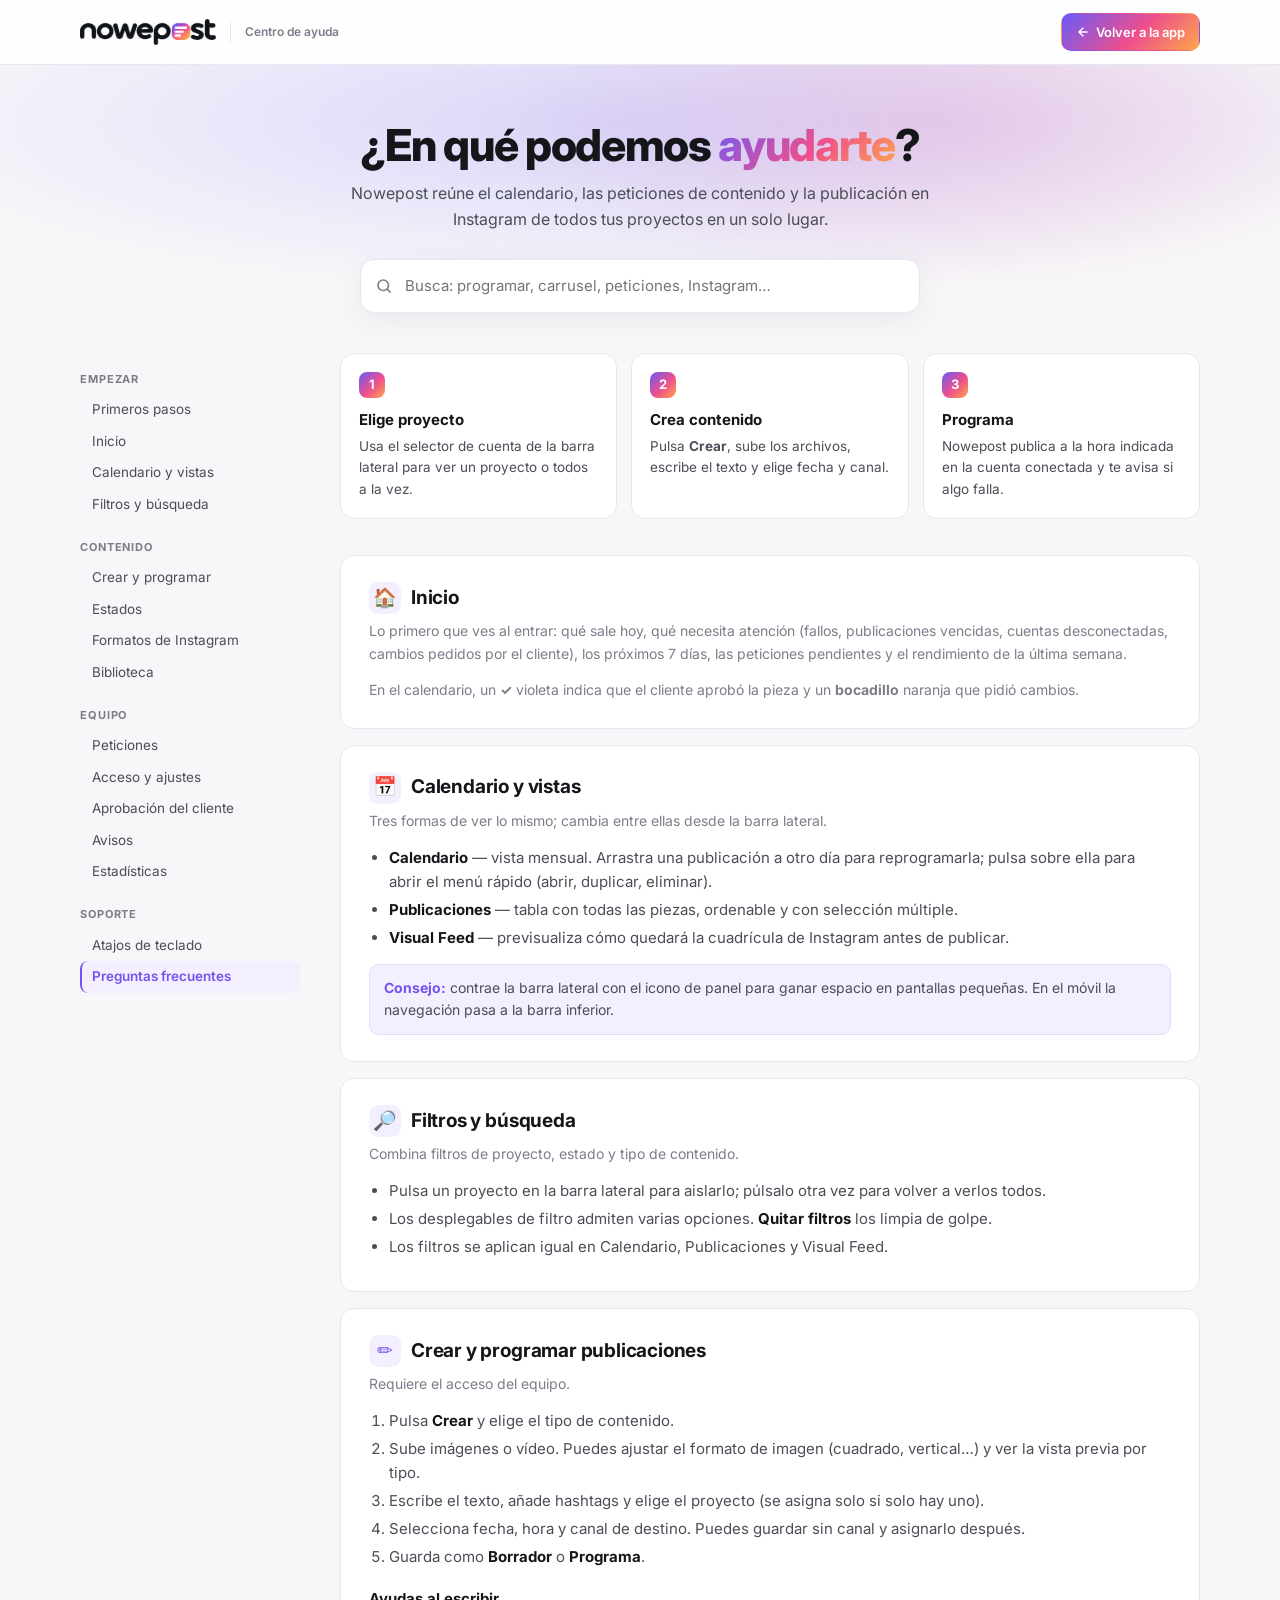
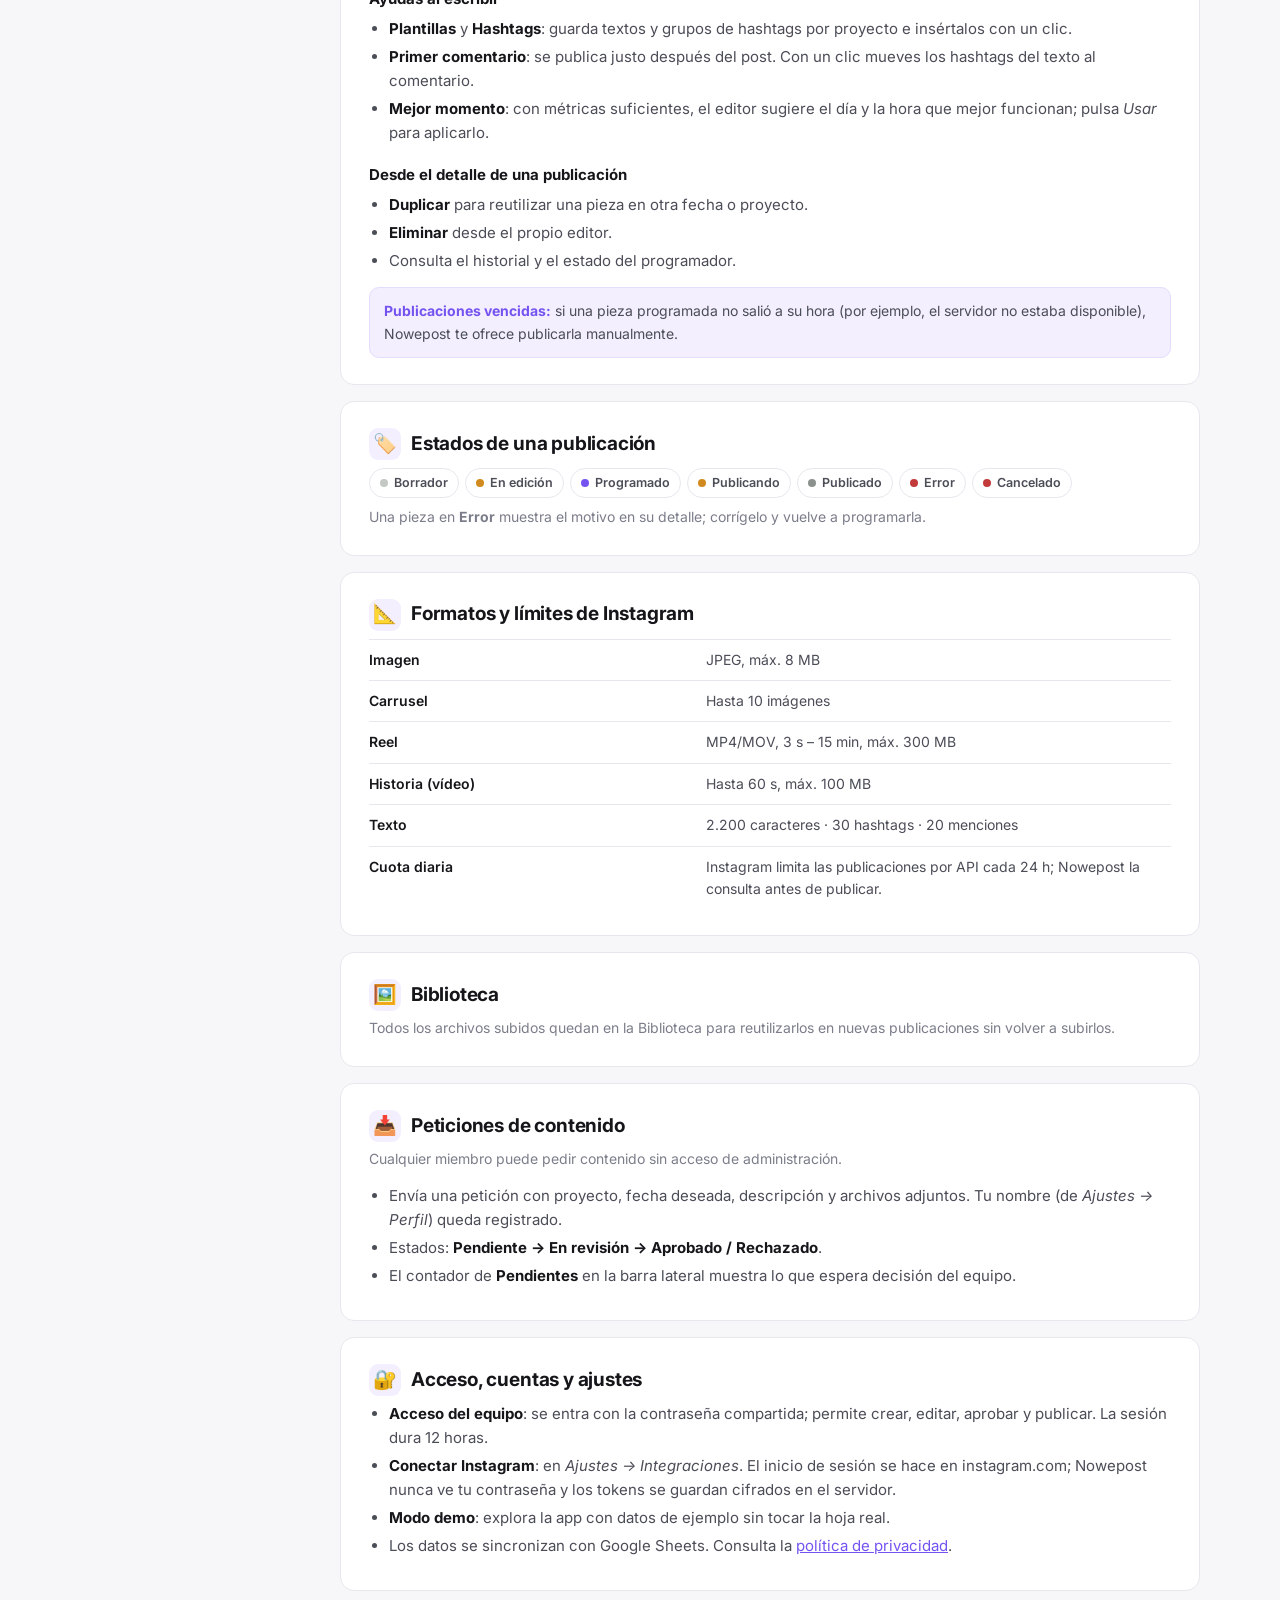
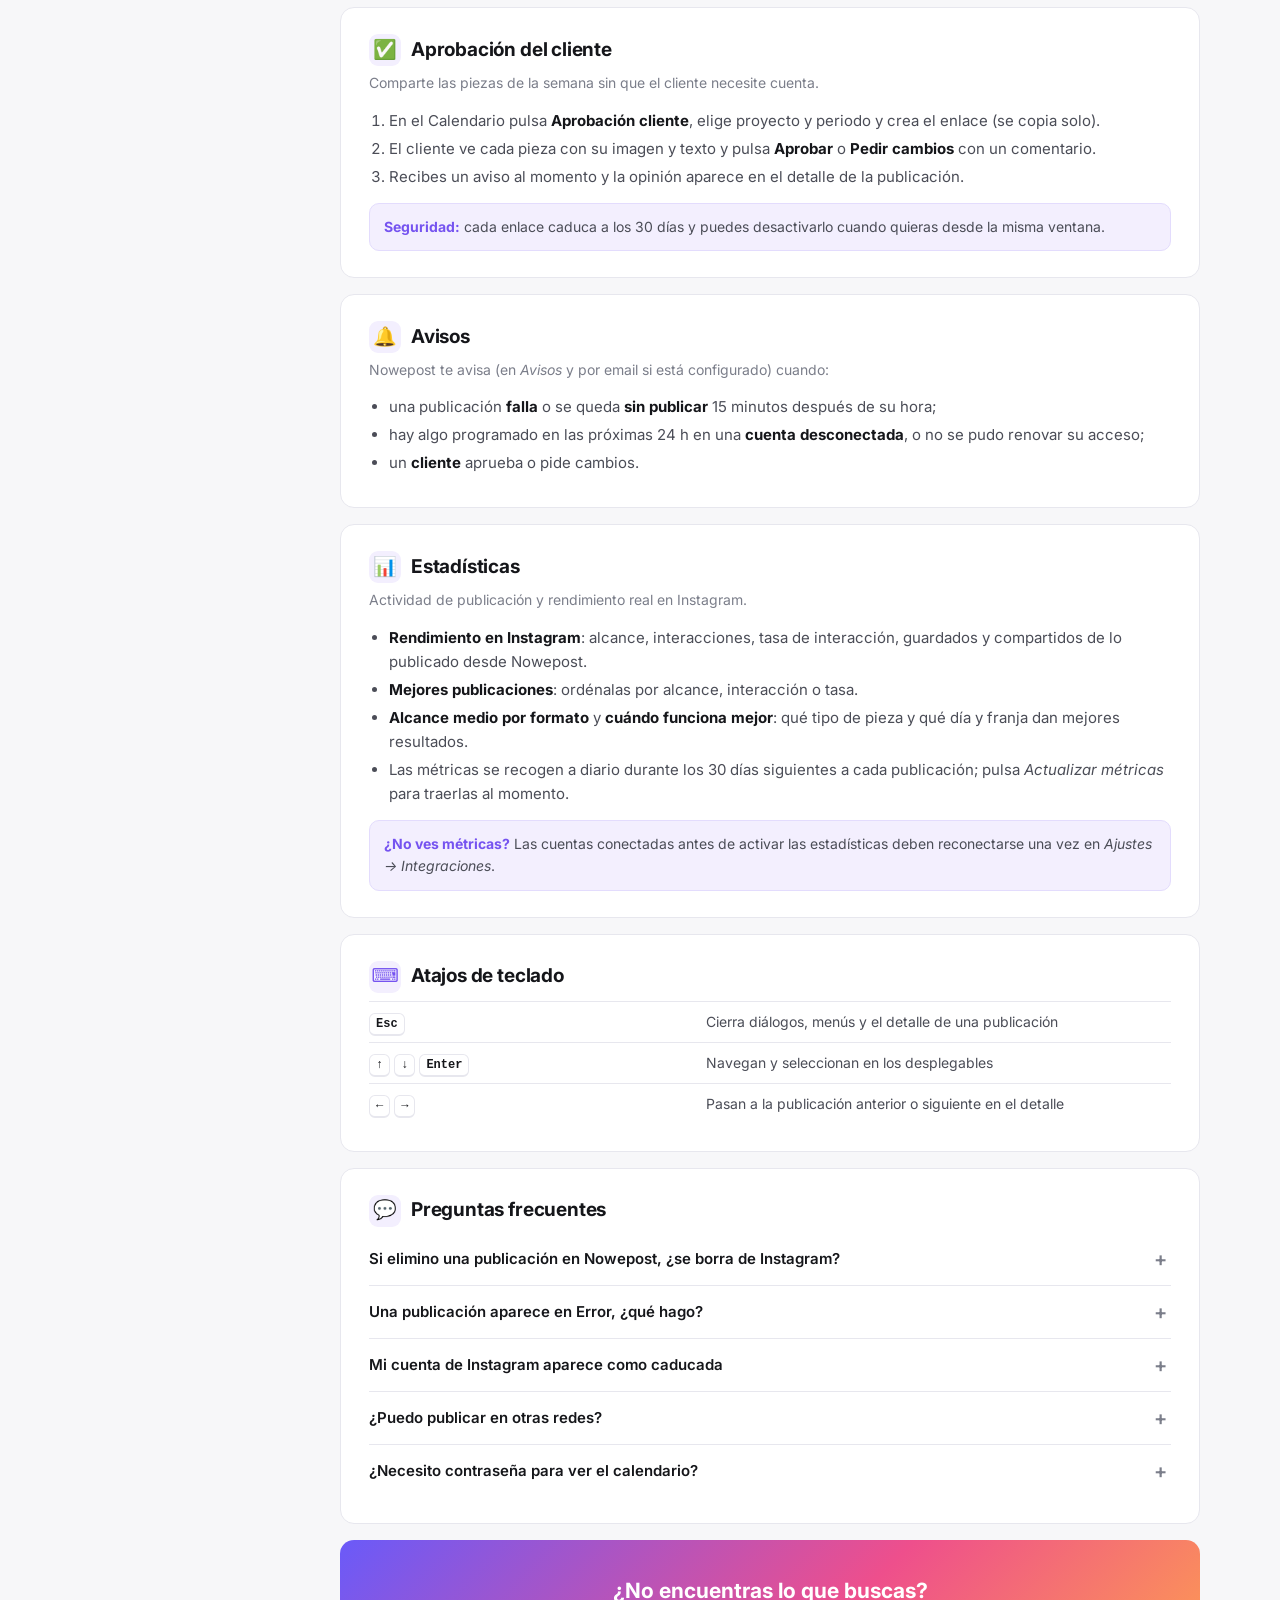
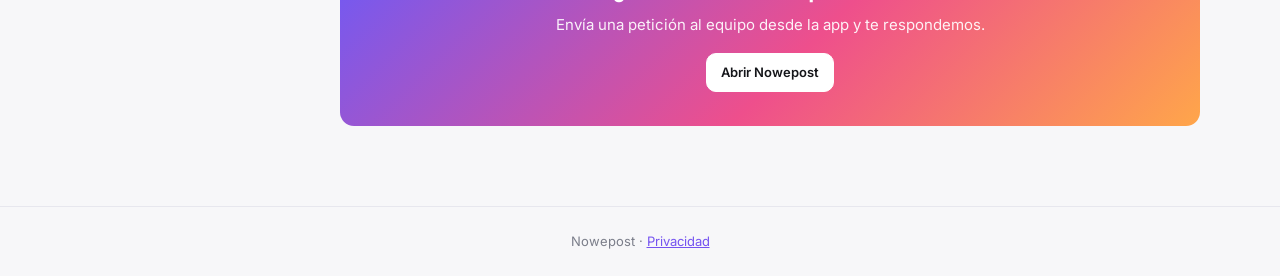
<file: help.html>
<!DOCTYPE html>
<html lang="es">
<head>
<meta charset="UTF-8" />
<meta name="viewport" content="width=device-width, initial-scale=1.0" />
<title>Nowepost — Centro de ayuda</title>
<meta name="description" content="Guía de uso de Nowepost: calendario, publicaciones, peticiones, Instagram y preguntas frecuentes." />
<link rel="icon" type="image/svg+xml" href="./img/favicon-nowepost.svg" />
<link rel="preconnect" href="https://fonts.googleapis.com">
<link rel="preconnect" href="https://fonts.gstatic.com" crossorigin>
<link href="https://fonts.googleapis.com/css2?family=Inter:wght@400;500;600;700;800&display=swap" rel="stylesheet">
<style>
:root {
  --brand-1: #6a5af9; --brand-2: #ee4f8c; --brand-3: #ffa64a;
  --grad: linear-gradient(135deg, var(--brand-1), var(--brand-2) 55%, var(--brand-3));
  --accent: #7553f0; --accent-50: #f3effe; --accent-100: #e3dcfd;
  --bg: #f7f7f9; --surface: #fff; --line: #e7e7ee; --ink: #15161a; --ink-2: #4b4d57; --ink-3: #7b7e8a;
  --r: 14px;
}
@media (prefers-color-scheme: dark) {
  :root { --bg: #111216; --surface: #1a1b21; --line: #2a2c35; --ink: #f2f2f5; --ink-2: #c3c5cf; --ink-3: #8c8f9c; --accent: #a18bff; --accent-50: #221d3a; --accent-100: #352c5e; }
  .logo-img { filter: invert(1) hue-rotate(180deg); }
}
*, *::before, *::after { box-sizing: border-box; }
html { scroll-behavior: smooth; scroll-padding-top: 84px; }
body { margin: 0; font-family: 'Inter', system-ui, -apple-system, sans-serif; font-size: 15px; line-height: 1.6; background: var(--bg); color: var(--ink); -webkit-font-smoothing: antialiased; }
@media (prefers-reduced-motion: reduce) { html { scroll-behavior: auto; } * { transition: none !important; } }
a { color: var(--accent); }
kbd { font: 600 12px/1 ui-monospace, monospace; padding: 3px 6px; border: 1px solid var(--line); border-bottom-width: 2px; border-radius: 6px; background: var(--surface); }

/* Header */
.top { position: sticky; top: 0; z-index: 10; background: color-mix(in srgb, var(--surface) 88%, transparent); backdrop-filter: blur(12px); border-bottom: 1px solid var(--line); }
.top-in { max-width: 1160px; margin: 0 auto; padding: 0 20px; height: 64px; display: flex; align-items: center; gap: 14px; }
.logo-img { height: 26px; width: auto; display: block; }
.top-tag { font-size: 12px; font-weight: 600; color: var(--ink-3); padding-left: 14px; border-left: 1px solid var(--line); }
.spacer { flex: 1; }
.btn { display: inline-flex; align-items: center; gap: 6px; padding: 8px 14px; border-radius: 10px; font-weight: 600; font-size: 13px; text-decoration: none; border: 1px solid var(--line); color: var(--ink); background: var(--surface); }
.btn:hover { border-color: var(--accent); }
.btn-grad { background: var(--grad); color: #fff; border-color: transparent; }
.btn-grad:hover { filter: brightness(.95); }

/* Hero */
.hero { position: relative; overflow: hidden; padding: 56px 20px 40px; text-align: center; }
.hero::before { content: ''; position: absolute; inset: -40% -10% auto; height: 120%; background: radial-gradient(closest-side, color-mix(in srgb, var(--brand-1) 22%, transparent), transparent), radial-gradient(closest-side at 70% 50%, color-mix(in srgb, var(--brand-2) 18%, transparent), transparent); z-index: -1; }
.hero h1 { font-size: clamp(28px, 5vw, 44px); line-height: 1.1; letter-spacing: -.03em; margin: 0 0 12px; font-weight: 800; }
.hero h1 span { background: var(--grad); -webkit-background-clip: text; background-clip: text; color: transparent; }
.hero p { color: var(--ink-2); max-width: 620px; margin: 0 auto 26px; font-size: 16px; }
.search { max-width: 560px; margin: 0 auto; position: relative; }
.search input { width: 100%; padding: 14px 16px 14px 44px; font: inherit; border-radius: 14px; border: 1px solid var(--line); background: var(--surface); color: var(--ink); box-shadow: 0 8px 30px rgba(20,20,40,.06); }
.search input:focus { outline: none; border-color: var(--accent); box-shadow: 0 0 0 4px var(--accent-100); }
.search svg { position: absolute; left: 15px; top: 50%; transform: translateY(-50%); color: var(--ink-3); }
.search-empty { display: none; margin-top: 14px; color: var(--ink-3); font-size: 14px; }

/* Layout */
.wrap { max-width: 1160px; margin: 0 auto; padding: 0 20px 80px; display: grid; grid-template-columns: 220px minmax(0, 1fr); gap: 40px; }
.toc { position: sticky; top: 84px; align-self: start; font-size: 13.5px; }
.toc p { font-size: 11px; font-weight: 700; letter-spacing: .08em; color: var(--ink-3); margin: 18px 0 6px; }
.toc a { display: block; padding: 5px 10px; border-radius: 8px; color: var(--ink-2); text-decoration: none; border-left: 2px solid transparent; }
.toc a:hover { background: var(--accent-50); color: var(--ink); }
.toc a.on { color: var(--accent); border-left-color: var(--accent); background: var(--accent-50); font-weight: 600; }

/* Quick start */
.steps { display: grid; grid-template-columns: repeat(3, 1fr); gap: 14px; margin-bottom: 36px; }
.step { background: var(--surface); border: 1px solid var(--line); border-radius: var(--r); padding: 18px; }
.step b { display: inline-grid; place-items: center; width: 26px; height: 26px; border-radius: 8px; background: var(--grad); color: #fff; font-size: 13px; margin-bottom: 10px; }
.step h3 { margin: 0 0 4px; font-size: 15px; }
.step p { margin: 0; color: var(--ink-2); font-size: 13.5px; }

.section { background: var(--surface); border: 1px solid var(--line); border-radius: var(--r); padding: 26px 28px; margin-bottom: 16px; }
.section h2 { display: flex; align-items: center; gap: 10px; margin: 0 0 6px; font-size: 19px; letter-spacing: -.01em; }
.section h2 .ico { width: 32px; height: 32px; border-radius: 9px; display: grid; place-items: center; background: var(--accent-50); color: var(--accent); flex: none; }
.section .sub { color: var(--ink-3); margin: 0 0 14px; font-size: 14px; }
.section h3 { font-size: 15px; margin: 18px 0 4px; }
.section ul, .section ol { padding-left: 20px; margin: 6px 0; color: var(--ink-2); }
.section li { margin: 4px 0; }
.section li strong { color: var(--ink); }
.tip { margin-top: 14px; padding: 12px 14px; border-radius: 10px; background: var(--accent-50); border: 1px solid var(--accent-100); font-size: 14px; color: var(--ink-2); }
.tip strong { color: var(--accent); }
.chips { display: flex; flex-wrap: wrap; gap: 6px; margin: 8px 0; }
.chip { font-size: 12.5px; font-weight: 600; padding: 4px 10px; border-radius: 99px; border: 1px solid var(--line); color: var(--ink-2); display: inline-flex; align-items: center; gap: 6px; }
.chip i { width: 8px; height: 8px; border-radius: 50%; display: inline-block; }
table { width: 100%; border-collapse: collapse; font-size: 14px; margin-top: 8px; }
td { padding: 9px 0; border-top: 1px solid var(--line); color: var(--ink-2); vertical-align: top; }
td:first-child { width: 42%; color: var(--ink); font-weight: 600; padding-right: 12px; }

/* FAQ */
details { border-top: 1px solid var(--line); }
details:first-of-type { border-top: 0; }
summary { cursor: pointer; list-style: none; padding: 14px 28px 14px 0; font-weight: 600; position: relative; }
summary::-webkit-details-marker { display: none; }
summary::after { content: '+'; position: absolute; right: 4px; top: 10px; font-size: 20px; color: var(--ink-3); transition: transform .2s; }
details[open] summary::after { transform: rotate(45deg); }
details p { margin: 0 0 14px; color: var(--ink-2); }

.cta { text-align: center; padding: 34px 20px; border-radius: var(--r); background: var(--grad); color: #fff; }
.cta h2 { margin: 0 0 6px; font-size: 21px; }
.cta p { margin: 0 0 16px; opacity: .92; }
.cta .btn { background: #fff; color: #15161a; border-color: #fff; }

footer { text-align: center; padding: 24px; color: var(--ink-3); font-size: 13px; border-top: 1px solid var(--line); }
.hidden { display: none !important; }

@media (max-width: 860px) {
  .wrap { grid-template-columns: 1fr; gap: 0; }
  .toc { display: none; }
  .steps { grid-template-columns: 1fr; }
  .section { padding: 20px 18px; }
  .top-tag { display: none; }
  .hero { padding-top: 36px; }
}
</style>
</head>
<body>

<header class="top">
  <div class="top-in">
    <a href="./index.html" aria-label="Volver a Nowepost"><img class="logo-img" src="./img/logo_nowepost.png" alt="Nowepost" /></a>
    <span class="top-tag">Centro de ayuda</span>
    <span class="spacer"></span>
    <a class="btn btn-grad" href="./index.html">
      <svg width="14" height="14" viewBox="0 0 24 24" fill="none" stroke="currentColor" stroke-width="2.4" stroke-linecap="round" stroke-linejoin="round" aria-hidden="true"><path d="M19 12H5M12 19l-7-7 7-7"/></svg>
      Volver a la app
    </a>
  </div>
</header>

<section class="hero">
  <h1>¿En qué podemos <span>ayudarte</span>?</h1>
  <p>Nowepost reúne el calendario, las peticiones de contenido y la publicación en Instagram de todos tus proyectos en un solo lugar.</p>
  <div class="search">
    <svg width="18" height="18" viewBox="0 0 24 24" fill="none" stroke="currentColor" stroke-width="2.2" stroke-linecap="round" aria-hidden="true"><circle cx="11" cy="11" r="7"/><path d="m20 20-3.5-3.5"/></svg>
    <input id="q" type="search" placeholder="Busca: programar, carrusel, peticiones, Instagram…" aria-label="Buscar en la ayuda" autocomplete="off" />
    <div class="search-empty" id="empty">Sin resultados. Prueba con otra palabra o revisa las <a href="#faq">preguntas frecuentes</a>.</div>
  </div>
</section>

<div class="wrap">
  <nav class="toc" aria-label="Índice">
    <p>EMPEZAR</p>
    <a href="#inicio">Primeros pasos</a>
    <a href="#portada">Inicio</a>
    <a href="#vistas">Calendario y vistas</a>
    <a href="#filtros">Filtros y búsqueda</a>
    <p>CONTENIDO</p>
    <a href="#crear">Crear y programar</a>
    <a href="#estados">Estados</a>
    <a href="#formatos">Formatos de Instagram</a>
    <a href="#biblioteca">Biblioteca</a>
    <p>EQUIPO</p>
    <a href="#peticiones">Peticiones</a>
    <a href="#acceso">Acceso y ajustes</a>
    <a href="#cliente">Aprobación del cliente</a>
    <a href="#avisos">Avisos</a>
    <a href="#estadisticas">Estadísticas</a>
    <p>SOPORTE</p>
    <a href="#atajos">Atajos de teclado</a>
    <a href="#faq">Preguntas frecuentes</a>
  </nav>

  <main>
    <div class="steps" id="inicio">
      <div class="step"><b>1</b><h3>Elige proyecto</h3><p>Usa el selector de cuenta de la barra lateral para ver un proyecto o todos a la vez.</p></div>
      <div class="step"><b>2</b><h3>Crea contenido</h3><p>Pulsa <strong>Crear</strong>, sube los archivos, escribe el texto y elige fecha y canal.</p></div>
      <div class="step"><b>3</b><h3>Programa</h3><p>Nowepost publica a la hora indicada en la cuenta conectada y te avisa si algo falla.</p></div>
    </div>

    <section class="section" id="portada" data-k="inicio portada resumen hoy atención esperando cliente">
      <h2><span class="ico">🏠</span>Inicio</h2>
      <p class="sub">Lo primero que ves al entrar: qué sale hoy, qué necesita atención (fallos, publicaciones vencidas, cuentas desconectadas, cambios pedidos por el cliente), los próximos 7 días, las peticiones pendientes y el rendimiento de la última semana.</p>
      <p class="sub" style="margin:0">En el calendario, un <strong>✓</strong> violeta indica que el cliente aprobó la pieza y un <strong>bocadillo</strong> naranja que pidió cambios.</p>
    </section>

    <section class="section" id="vistas" data-k="calendario mes semana lista publicaciones visual feed cuadrícula arrastrar mover fecha">
      <h2><span class="ico">📅</span>Calendario y vistas</h2>
      <p class="sub">Tres formas de ver lo mismo; cambia entre ellas desde la barra lateral.</p>
      <ul>
        <li><strong>Calendario</strong> — vista mensual. Arrastra una publicación a otro día para reprogramarla; pulsa sobre ella para abrir el menú rápido (abrir, duplicar, eliminar).</li>
        <li><strong>Publicaciones</strong> — tabla con todas las piezas, ordenable y con selección múltiple.</li>
        <li><strong>Visual Feed</strong> — previsualiza cómo quedará la cuadrícula de Instagram antes de publicar.</li>
      </ul>
      <div class="tip"><strong>Consejo:</strong> contrae la barra lateral con el icono de panel para ganar espacio en pantallas pequeñas. En el móvil la navegación pasa a la barra inferior.</div>
    </section>

    <section class="section" id="filtros" data-k="filtros búsqueda proyecto estado tipo quitar filtros buscar">
      <h2><span class="ico">🔎</span>Filtros y búsqueda</h2>
      <p class="sub">Combina filtros de proyecto, estado y tipo de contenido.</p>
      <ul>
        <li>Pulsa un proyecto en la barra lateral para aislarlo; púlsalo otra vez para volver a verlos todos.</li>
        <li>Los desplegables de filtro admiten varias opciones. <strong>Quitar filtros</strong> los limpia de golpe.</li>
        <li>Los filtros se aplican igual en Calendario, Publicaciones y Visual Feed.</li>
      </ul>
    </section>

    <section class="section" id="crear" data-k="crear nueva publicación programar editar duplicar eliminar canal destino imagen formato texto hashtags vista previa">
      <h2><span class="ico">✏️</span>Crear y programar publicaciones</h2>
      <p class="sub">Requiere el acceso del equipo.</p>
      <ol>
        <li>Pulsa <strong>Crear</strong> y elige el tipo de contenido.</li>
        <li>Sube imágenes o vídeo. Puedes ajustar el formato de imagen (cuadrado, vertical…) y ver la vista previa por tipo.</li>
        <li>Escribe el texto, añade hashtags y elige el proyecto (se asigna solo si solo hay uno).</li>
        <li>Selecciona fecha, hora y canal de destino. Puedes guardar sin canal y asignarlo después.</li>
        <li>Guarda como <strong>Borrador</strong> o <strong>Programa</strong>.</li>
      </ol>
      <h3>Ayudas al escribir</h3>
      <ul>
        <li><strong>Plantillas</strong> y <strong>Hashtags</strong>: guarda textos y grupos de hashtags por proyecto e insértalos con un clic.</li>
        <li><strong>Primer comentario</strong>: se publica justo después del post. Con un clic mueves los hashtags del texto al comentario.</li>
        <li><strong>Mejor momento</strong>: con métricas suficientes, el editor sugiere el día y la hora que mejor funcionan; pulsa <em>Usar</em> para aplicarlo.</li>
      </ul>
      <h3>Desde el detalle de una publicación</h3>
      <ul>
        <li><strong>Duplicar</strong> para reutilizar una pieza en otra fecha o proyecto.</li>
        <li><strong>Eliminar</strong> desde el propio editor.</li>
        <li>Consulta el historial y el estado del programador.</li>
      </ul>
      <div class="tip"><strong>Publicaciones vencidas:</strong> si una pieza programada no salió a su hora (por ejemplo, el servidor no estaba disponible), Nowepost te ofrece publicarla manualmente.</div>
    </section>

    <section class="section" id="estados" data-k="estados programado publicado borrador cancelado en edición error publicando colores">
      <h2><span class="ico">🏷️</span>Estados de una publicación</h2>
      <div class="chips">
        <span class="chip"><i style="background:#c3c8c4"></i>Borrador</span>
        <span class="chip"><i style="background:#d18a1f"></i>En edición</span>
        <span class="chip"><i style="background:#7553f0"></i>Programado</span>
        <span class="chip"><i style="background:#d18a1f"></i>Publicando</span>
        <span class="chip"><i style="background:#8b918d"></i>Publicado</span>
        <span class="chip"><i style="background:#c23a3a"></i>Error</span>
        <span class="chip"><i style="background:#c23a3a"></i>Cancelado</span>
      </div>
      <p class="sub" style="margin:8px 0 0">Una pieza en <strong>Error</strong> muestra el motivo en su detalle; corrígelo y vuelve a programarla.</p>
    </section>

    <section class="section" id="formatos" data-k="instagram formatos límites reel carrusel historia story imagen vídeo tamaño jpeg mp4 caracteres hashtags cuota">
      <h2><span class="ico">📐</span>Formatos y límites de Instagram</h2>
      <table>
        <tr><td>Imagen</td><td>JPEG, máx. 8 MB</td></tr>
        <tr><td>Carrusel</td><td>Hasta 10 imágenes</td></tr>
        <tr><td>Reel</td><td>MP4/MOV, 3 s – 15 min, máx. 300 MB</td></tr>
        <tr><td>Historia (vídeo)</td><td>Hasta 60 s, máx. 100 MB</td></tr>
        <tr><td>Texto</td><td>2.200 caracteres · 30 hashtags · 20 menciones</td></tr>
        <tr><td>Cuota diaria</td><td>Instagram limita las publicaciones por API cada 24 h; Nowepost la consulta antes de publicar.</td></tr>
      </table>
    </section>

    <section class="section" id="biblioteca" data-k="biblioteca archivos imágenes vídeos medios reutilizar adjuntos">
      <h2><span class="ico">🖼️</span>Biblioteca</h2>
      <p class="sub" style="margin:0">Todos los archivos subidos quedan en la Biblioteca para reutilizarlos en nuevas publicaciones sin volver a subirlos.</p>
    </section>

    <section class="section" id="peticiones" data-k="peticiones solicitar contenido pendientes aprobar rechazar revisión equipo">
      <h2><span class="ico">📥</span>Peticiones de contenido</h2>
      <p class="sub">Cualquier miembro puede pedir contenido sin acceso de administración.</p>
      <ul>
        <li>Envía una petición con proyecto, fecha deseada, descripción y archivos adjuntos. Tu nombre (de <em>Ajustes → Perfil</em>) queda registrado.</li>
        <li>Estados: <strong>Pendiente → En revisión → Aprobado / Rechazado</strong>.</li>
        <li>El contador de <strong>Pendientes</strong> en la barra lateral muestra lo que espera decisión del equipo.</li>
      </ul>
    </section>

    <section class="section" id="acceso" data-k="acceso equipo contraseña sesión ajustes perfil conectar instagram cuenta modo demo privacidad google sheets">
      <h2><span class="ico">🔐</span>Acceso, cuentas y ajustes</h2>
      <ul>
        <li><strong>Acceso del equipo</strong>: se entra con la contraseña compartida; permite crear, editar, aprobar y publicar. La sesión dura 12 horas.</li>
        <li><strong>Conectar Instagram</strong>: en <em>Ajustes → Integraciones</em>. El inicio de sesión se hace en instagram.com; Nowepost nunca ve tu contraseña y los tokens se guardan cifrados en el servidor.</li>
        <li><strong>Modo demo</strong>: explora la app con datos de ejemplo sin tocar la hoja real.</li>
        <li>Los datos se sincronizan con Google Sheets. Consulta la <a href="./privacy.html">política de privacidad</a>.</li>
      </ul>
    </section>

    <section class="section" id="cliente" data-k="aprobación cliente enlace aprobar cambios comentarios revisión">
      <h2><span class="ico">✅</span>Aprobación del cliente</h2>
      <p class="sub">Comparte las piezas de la semana sin que el cliente necesite cuenta.</p>
      <ol>
        <li>En el Calendario pulsa <strong>Aprobación cliente</strong>, elige proyecto y periodo y crea el enlace (se copia solo).</li>
        <li>El cliente ve cada pieza con su imagen y texto y pulsa <strong>Aprobar</strong> o <strong>Pedir cambios</strong> con un comentario.</li>
        <li>Recibes un aviso al momento y la opinión aparece en el detalle de la publicación.</li>
      </ol>
      <div class="tip"><strong>Seguridad:</strong> cada enlace caduca a los 30 días y puedes desactivarlo cuando quieras desde la misma ventana.</div>
    </section>

    <section class="section" id="avisos" data-k="avisos email notificaciones fallo vencida cuenta desconectada">
      <h2><span class="ico">🔔</span>Avisos</h2>
      <p class="sub">Nowepost te avisa (en <em>Avisos</em> y por email si está configurado) cuando:</p>
      <ul>
        <li>una publicación <strong>falla</strong> o se queda <strong>sin publicar</strong> 15 minutos después de su hora;</li>
        <li>hay algo programado en las próximas 24 h en una <strong>cuenta desconectada</strong>, o no se pudo renovar su acceso;</li>
        <li>un <strong>cliente</strong> aprueba o pide cambios.</li>
      </ul>
    </section>

    <section class="section" id="estadisticas" data-k="estadísticas métricas gráfico rendimiento alcance interacciones guardados compartidos mejor hora insights">
      <h2><span class="ico">📊</span>Estadísticas</h2>
      <p class="sub">Actividad de publicación y rendimiento real en Instagram.</p>
      <ul>
        <li><strong>Rendimiento en Instagram</strong>: alcance, interacciones, tasa de interacción, guardados y compartidos de lo publicado desde Nowepost.</li>
        <li><strong>Mejores publicaciones</strong>: ordénalas por alcance, interacción o tasa.</li>
        <li><strong>Alcance medio por formato</strong> y <strong>cuándo funciona mejor</strong>: qué tipo de pieza y qué día y franja dan mejores resultados.</li>
        <li>Las métricas se recogen a diario durante los 30 días siguientes a cada publicación; pulsa <em>Actualizar métricas</em> para traerlas al momento.</li>
      </ul>
      <div class="tip"><strong>¿No ves métricas?</strong> Las cuentas conectadas antes de activar las estadísticas deben reconectarse una vez en <em>Ajustes → Integraciones</em>.</div>
    </section>

    <section class="section" id="atajos" data-k="atajos teclado escape flechas enter">
      <h2><span class="ico">⌨️</span>Atajos de teclado</h2>
      <table>
        <tr><td><kbd>Esc</kbd></td><td>Cierra diálogos, menús y el detalle de una publicación</td></tr>
        <tr><td><kbd>↑</kbd> <kbd>↓</kbd> <kbd>Enter</kbd></td><td>Navegan y seleccionan en los desplegables</td></tr>
        <tr><td><kbd>←</kbd> <kbd>→</kbd></td><td>Pasan a la publicación anterior o siguiente en el detalle</td></tr>
      </table>
    </section>

    <section class="section" id="faq" data-k="preguntas frecuentes faq">
      <h2><span class="ico">💬</span>Preguntas frecuentes</h2>
      <details data-k="borrar eliminar instagram"><summary>Si elimino una publicación en Nowepost, ¿se borra de Instagram?</summary><p>No. Meta no permite borrar publicaciones desde la API: tendrás que eliminarla también desde la app de Instagram.</p></details>
      <details data-k="error falló no se publicó"><summary>Una publicación aparece en Error, ¿qué hago?</summary><p>Abre su detalle para ver el motivo (token caducado, formato no válido, cuota agotada…). Corrígelo y vuelve a programarla o publícala manualmente.</p></details>
      <details data-k="cuenta caducada token reconectar"><summary>Mi cuenta de Instagram aparece como caducada</summary><p>Ve a <em>Ajustes → Integraciones</em> y vuelve a conectarla. Nowepost renueva los tokens automáticamente cada día, pero si cambias la contraseña o revocas el permiso hay que reconectar.</p></details>
      <details data-k="otras redes tiktok facebook linkedin"><summary>¿Puedo publicar en otras redes?</summary><p>De momento solo Instagram. Las demás redes aparecerán en Integraciones cuando estén disponibles.</p></details>
      <details data-k="sin contraseña equipo ver"><summary>¿Necesito contraseña para ver el calendario?</summary><p>No. Cualquiera con el enlace puede consultar el calendario y enviar peticiones. Solo crear, editar o publicar requiere el acceso del equipo.</p></details>
    </section>

    <div class="cta">
      <h2>¿No encuentras lo que buscas?</h2>
      <p>Envía una petición al equipo desde la app y te respondemos.</p>
      <a class="btn" href="./index.html">Abrir Nowepost</a>
    </div>
  </main>
</div>

<footer>Nowepost · <a href="./privacy.html">Privacidad</a></footer>

<script>
(function () {
  var q = document.getElementById('q'), empty = document.getElementById('empty');
  var blocks = [].slice.call(document.querySelectorAll('main .section, main .step'));
  var norm = function (s) { return s.toLowerCase().normalize('NFD').replace(/[̀-ͯ]/g, ''); };
  q.addEventListener('input', function () {
    var t = norm(q.value.trim()), any = false;
    blocks.forEach(function (b) {
      var hit = !t || norm(b.textContent + ' ' + (b.dataset.k || '')).indexOf(t) > -1;
      b.classList.toggle('hidden', !hit); if (hit) any = true;
      [].forEach.call(b.querySelectorAll('details'), function (d) {
        var dh = !t || norm(d.textContent + ' ' + (d.dataset.k || '')).indexOf(t) > -1;
        d.classList.toggle('hidden', !dh); if (t && dh) d.open = true;
      });
    });
    document.querySelector('.steps').classList.toggle('hidden', !!t && !document.querySelector('.step:not(.hidden)'));
    empty.style.display = any ? 'none' : 'block';
  });
  var links = [].slice.call(document.querySelectorAll('.toc a'));
  if ('IntersectionObserver' in window) {
    var io = new IntersectionObserver(function (es) {
      es.forEach(function (e) { if (e.isIntersecting) links.forEach(function (a) { a.classList.toggle('on', a.getAttribute('href') === '#' + e.target.id); }); });
    }, { rootMargin: '-90px 0px -65% 0px' });
    links.forEach(function (a) { var el = document.querySelector(a.getAttribute('href')); if (el) io.observe(el); });
  }
})();
</script>
</body>
</html>
</file>
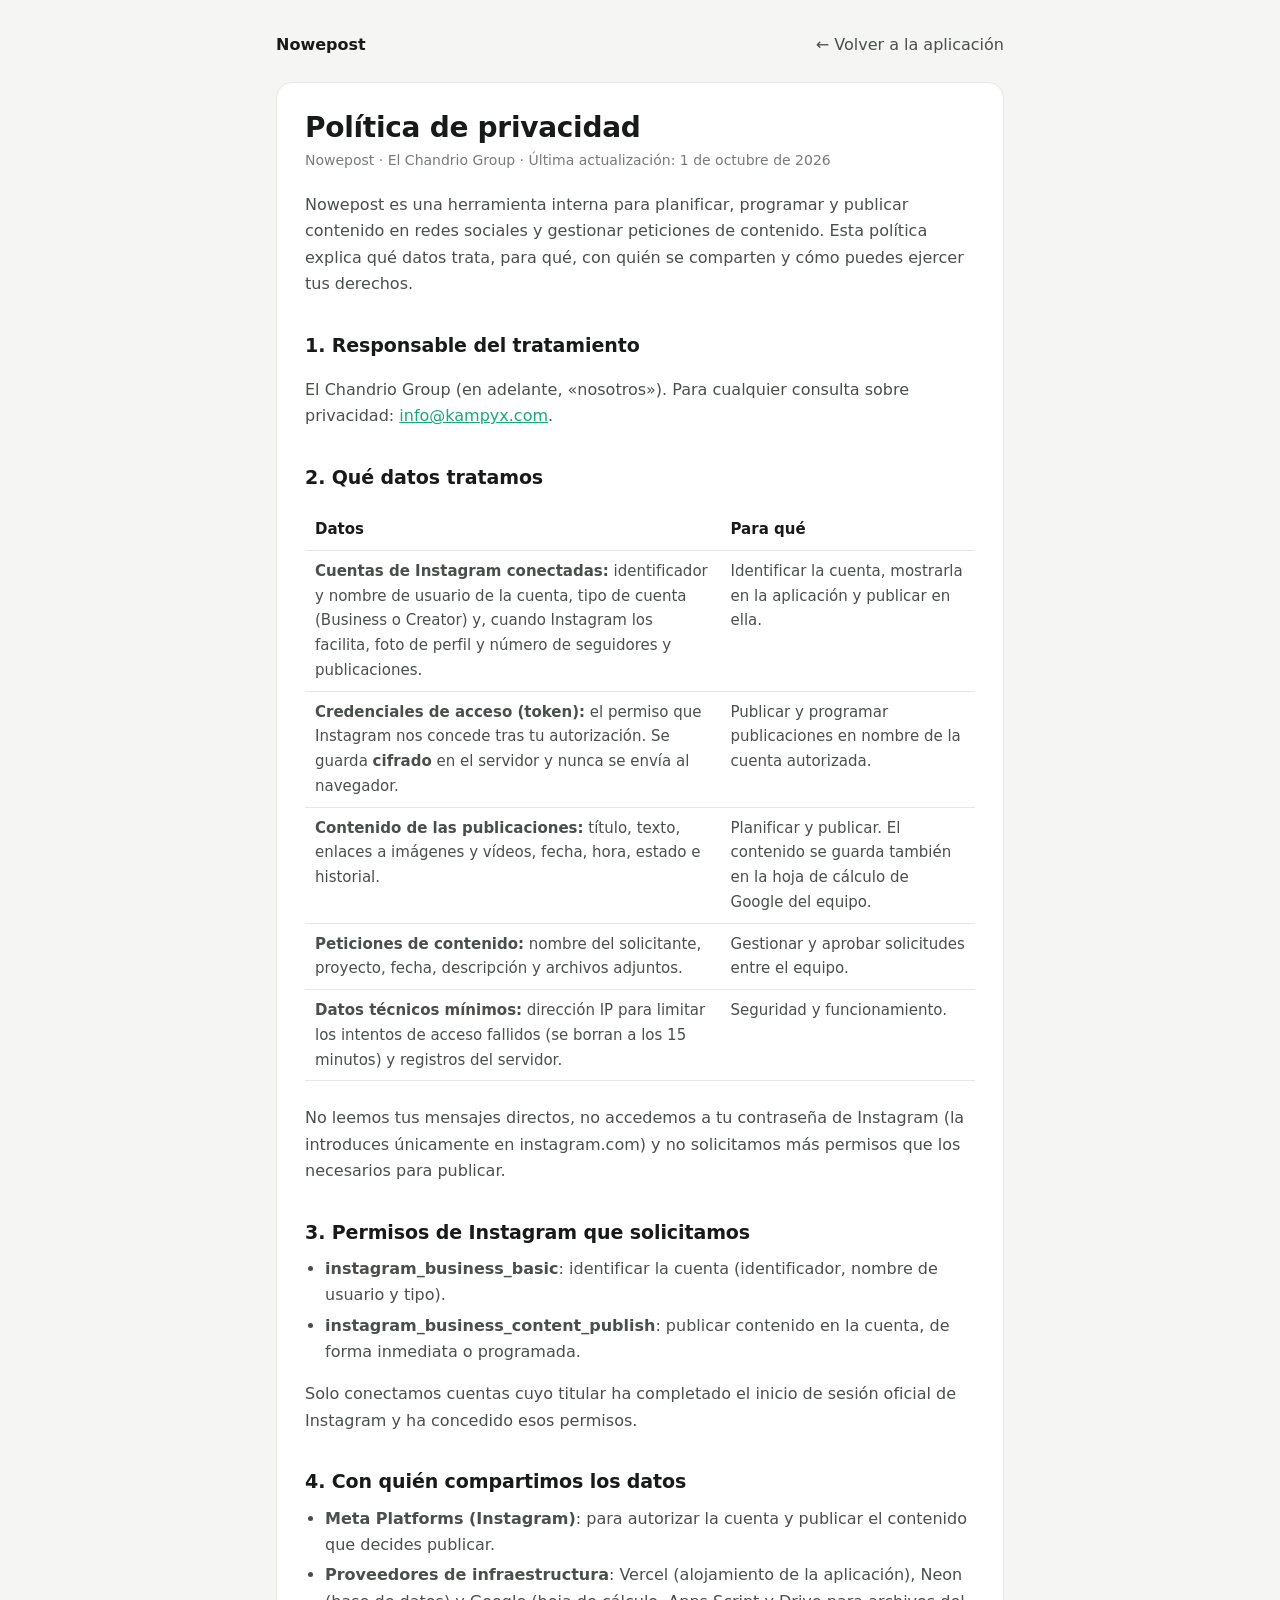
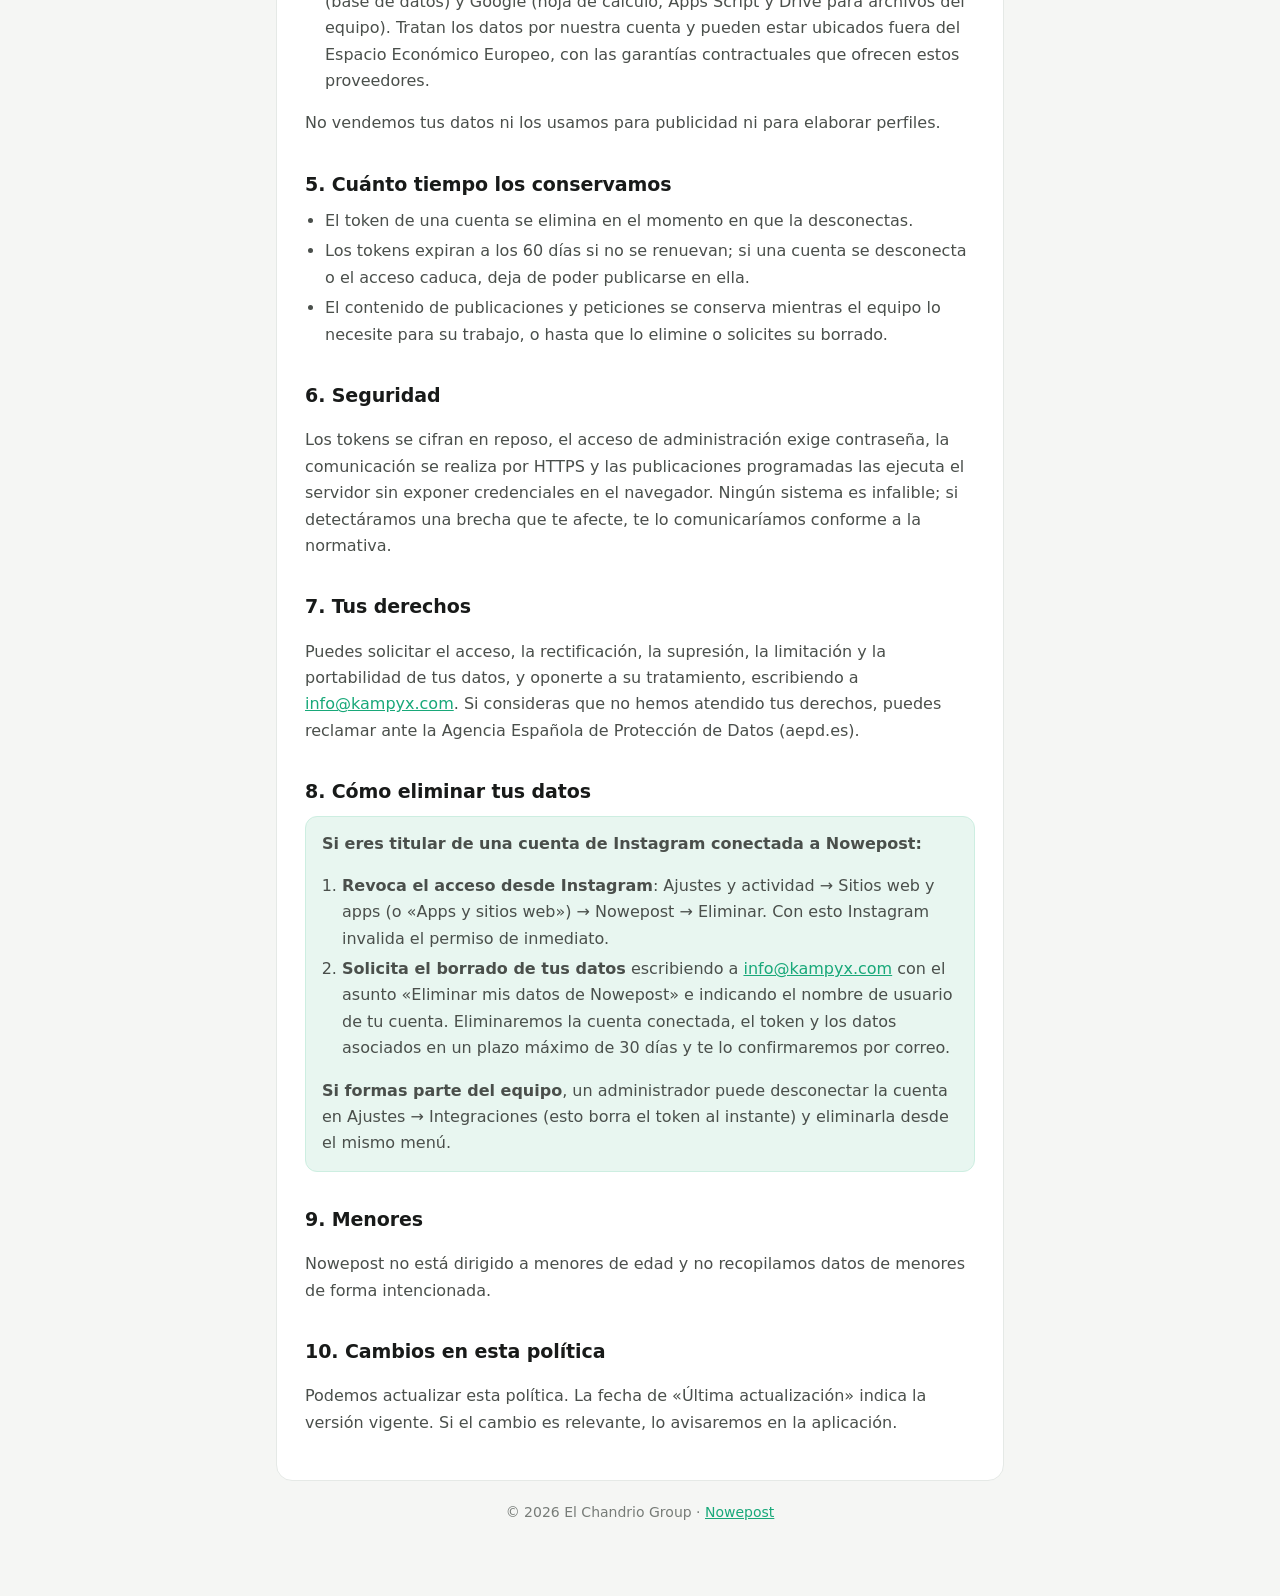
<file: privacy.html>
<!doctype html>
<html lang="es">
<head>
  <meta charset="utf-8">
  <meta name="viewport" content="width=device-width, initial-scale=1">
  <title>Política de privacidad · Nowepost</title>
  <meta name="description" content="Política de privacidad de Nowepost, la herramienta de planificación y publicación en redes sociales de El Chandrio Group.">
  <style>
    :root { --bg:#f5f6f4; --surface:#fff; --ink:#181a19; --ink-2:#4a4f4b; --ink-3:#777c78; --line:#e5e9e6; --accent:#18a879; }
    * { box-sizing: border-box; }
    body { margin:0; background:var(--bg); color:var(--ink); font:16px/1.65 Inter, ui-sans-serif, system-ui, -apple-system, "Segoe UI", Roboto, sans-serif; }
    .wrap { max-width:760px; margin:0 auto; padding:32px 16px 72px; }
    header { display:flex; align-items:center; justify-content:space-between; gap:12px; margin-bottom:24px; flex-wrap:wrap; }
    header a { color:var(--ink); font-weight:600; text-decoration:none; }
    header a.back { color:var(--ink-2); font-weight:500; }
    .card { background:var(--surface); border:1px solid var(--line); border-radius:16px; padding:28px; }
    h1 { font-size:28px; line-height:1.2; margin:0 0 4px; letter-spacing:-.01em; }
    h2 { font-size:19px; margin:32px 0 8px; letter-spacing:-.005em; }
    p, li { color:var(--ink-2); overflow-wrap:anywhere; }
    ul { padding-left:20px; margin:8px 0; }
    li { margin:4px 0; }
    .meta { color:var(--ink-3); font-size:14px; margin:0 0 20px; }
    a { color:var(--accent); }
    .box { background:#e8f6f0; border:1px solid #cdeee1; border-radius:12px; padding:14px 16px; color:var(--ink); }
    table { width:100%; border-collapse:collapse; font-size:15px; margin:8px 0; }
    th, td { text-align:left; padding:8px 10px; border-bottom:1px solid var(--line); vertical-align:top; }
    th { color:var(--ink); font-weight:600; }
    td { color:var(--ink-2); }
    .table-wrap { overflow-x:auto; }
    :target { scroll-margin-top:16px; }
    footer { color:var(--ink-3); font-size:14px; margin-top:20px; text-align:center; }
  </style>
</head>
<body>
<div class="wrap">
  <header>
    <a href="./">Nowepost</a>
    <a class="back" href="./">← Volver a la aplicación</a>
  </header>

  <main class="card">
    <h1>Política de privacidad</h1>
    <p class="meta">Nowepost · El Chandrio Group · Última actualización: 1 de octubre de 2026</p>

    <p>Nowepost es una herramienta interna para planificar, programar y publicar contenido en redes sociales y gestionar peticiones de contenido. Esta política explica qué datos trata, para qué, con quién se comparten y cómo puedes ejercer tus derechos.</p>

    <h2>1. Responsable del tratamiento</h2>
    <p>El Chandrio Group (en adelante, «nosotros»). Para cualquier consulta sobre privacidad: <a href="mailto:info@kampyx.com">info@kampyx.com</a>.</p>

    <h2>2. Qué datos tratamos</h2>
    <div class="table-wrap"><table>
      <thead><tr><th>Datos</th><th>Para qué</th></tr></thead>
      <tbody>
        <tr><td><b>Cuentas de Instagram conectadas:</b> identificador y nombre de usuario de la cuenta, tipo de cuenta (Business o Creator) y, cuando Instagram los facilita, foto de perfil y número de seguidores y publicaciones.</td><td>Identificar la cuenta, mostrarla en la aplicación y publicar en ella.</td></tr>
        <tr><td><b>Credenciales de acceso (token):</b> el permiso que Instagram nos concede tras tu autorización. Se guarda <b>cifrado</b> en el servidor y nunca se envía al navegador.</td><td>Publicar y programar publicaciones en nombre de la cuenta autorizada.</td></tr>
        <tr><td><b>Contenido de las publicaciones:</b> título, texto, enlaces a imágenes y vídeos, fecha, hora, estado e historial.</td><td>Planificar y publicar. El contenido se guarda también en la hoja de cálculo de Google del equipo.</td></tr>
        <tr><td><b>Peticiones de contenido:</b> nombre del solicitante, proyecto, fecha, descripción y archivos adjuntos.</td><td>Gestionar y aprobar solicitudes entre el equipo.</td></tr>
        <tr><td><b>Datos técnicos mínimos:</b> dirección IP para limitar los intentos de acceso fallidos (se borran a los 15 minutos) y registros del servidor.</td><td>Seguridad y funcionamiento.</td></tr>
      </tbody>
    </table></div>
    <p>No leemos tus mensajes directos, no accedemos a tu contraseña de Instagram (la introduces únicamente en instagram.com) y no solicitamos más permisos que los necesarios para publicar.</p>

    <h2>3. Permisos de Instagram que solicitamos</h2>
    <ul>
      <li><b>instagram_business_basic</b>: identificar la cuenta (identificador, nombre de usuario y tipo).</li>
      <li><b>instagram_business_content_publish</b>: publicar contenido en la cuenta, de forma inmediata o programada.</li>
    </ul>
    <p>Solo conectamos cuentas cuyo titular ha completado el inicio de sesión oficial de Instagram y ha concedido esos permisos.</p>

    <h2>4. Con quién compartimos los datos</h2>
    <ul>
      <li><b>Meta Platforms (Instagram)</b>: para autorizar la cuenta y publicar el contenido que decides publicar.</li>
      <li><b>Proveedores de infraestructura</b>: Vercel (alojamiento de la aplicación), Neon (base de datos) y Google (hoja de cálculo, Apps Script y Drive para archivos del equipo). Tratan los datos por nuestra cuenta y pueden estar ubicados fuera del Espacio Económico Europeo, con las garantías contractuales que ofrecen estos proveedores.</li>
    </ul>
    <p>No vendemos tus datos ni los usamos para publicidad ni para elaborar perfiles.</p>

    <h2>5. Cuánto tiempo los conservamos</h2>
    <ul>
      <li>El token de una cuenta se elimina en el momento en que la desconectas.</li>
      <li>Los tokens expiran a los 60 días si no se renuevan; si una cuenta se desconecta o el acceso caduca, deja de poder publicarse en ella.</li>
      <li>El contenido de publicaciones y peticiones se conserva mientras el equipo lo necesite para su trabajo, o hasta que lo elimine o solicites su borrado.</li>
    </ul>

    <h2>6. Seguridad</h2>
    <p>Los tokens se cifran en reposo, el acceso de administración exige contraseña, la comunicación se realiza por HTTPS y las publicaciones programadas las ejecuta el servidor sin exponer credenciales en el navegador. Ningún sistema es infalible; si detectáramos una brecha que te afecte, te lo comunicaríamos conforme a la normativa.</p>

    <h2>7. Tus derechos</h2>
    <p>Puedes solicitar el acceso, la rectificación, la supresión, la limitación y la portabilidad de tus datos, y oponerte a su tratamiento, escribiendo a <a href="mailto:info@kampyx.com">info@kampyx.com</a>. Si consideras que no hemos atendido tus derechos, puedes reclamar ante la Agencia Española de Protección de Datos (aepd.es).</p>

    <h2 id="eliminar-datos">8. Cómo eliminar tus datos</h2>
    <div class="box">
      <p style="margin-top:0"><b>Si eres titular de una cuenta de Instagram conectada a Nowepost:</b></p>
      <ol style="margin:0;padding-left:20px;color:var(--ink-2)">
        <li><b>Revoca el acceso desde Instagram</b>: Ajustes y actividad → Sitios web y apps (o «Apps y sitios web») → Nowepost → Eliminar. Con esto Instagram invalida el permiso de inmediato.</li>
        <li><b>Solicita el borrado de tus datos</b> escribiendo a <a href="mailto:info@kampyx.com?subject=Eliminar%20mis%20datos%20de%20Nowepost">info@kampyx.com</a> con el asunto «Eliminar mis datos de Nowepost» e indicando el nombre de usuario de tu cuenta. Eliminaremos la cuenta conectada, el token y los datos asociados en un plazo máximo de 30 días y te lo confirmaremos por correo.</li>
      </ol>
      <p style="margin-bottom:0"><b>Si formas parte del equipo</b>, un administrador puede desconectar la cuenta en Ajustes → Integraciones (esto borra el token al instante) y eliminarla desde el mismo menú.</p>
    </div>

    <h2>9. Menores</h2>
    <p>Nowepost no está dirigido a menores de edad y no recopilamos datos de menores de forma intencionada.</p>

    <h2>10. Cambios en esta política</h2>
    <p>Podemos actualizar esta política. La fecha de «Última actualización» indica la versión vigente. Si el cambio es relevante, lo avisaremos en la aplicación.</p>
  </main>

  <footer>© 2026 El Chandrio Group · <a href="./">Nowepost</a></footer>
</div>
</body>
</html>
</file>
